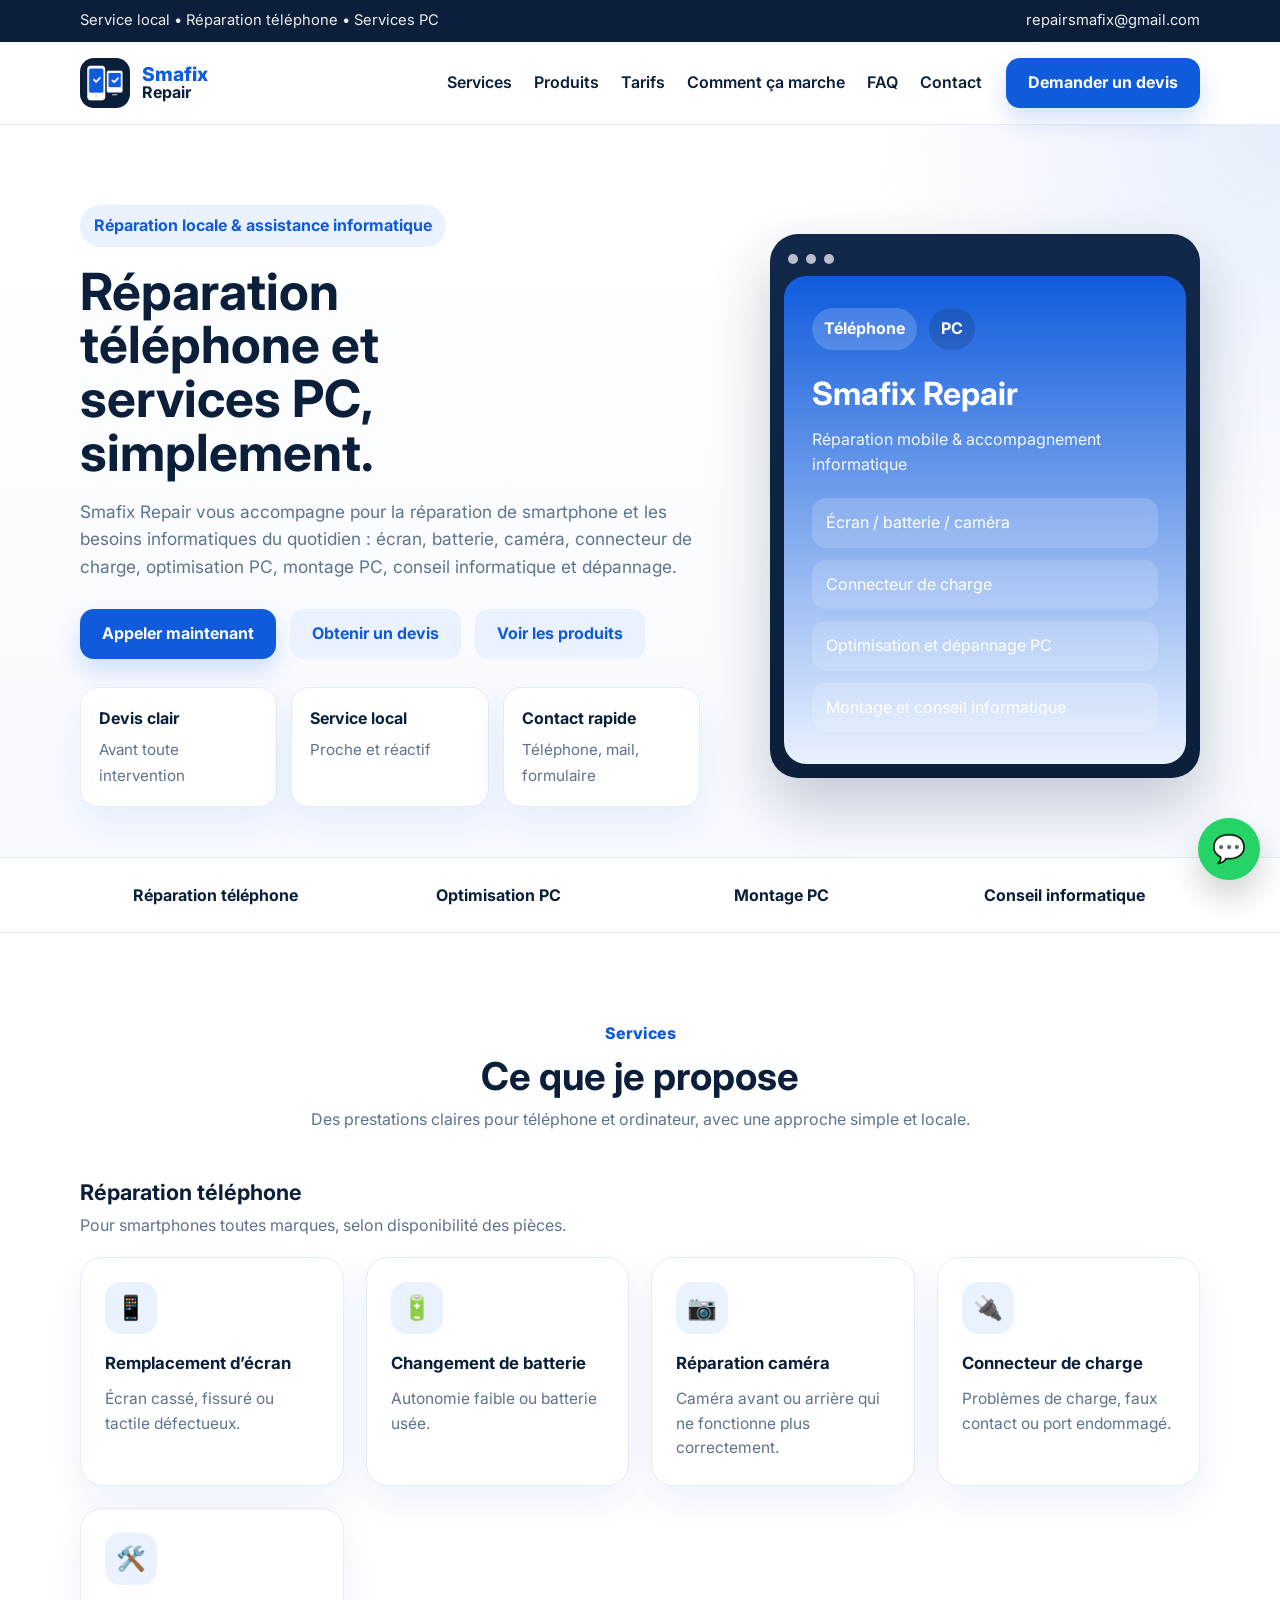
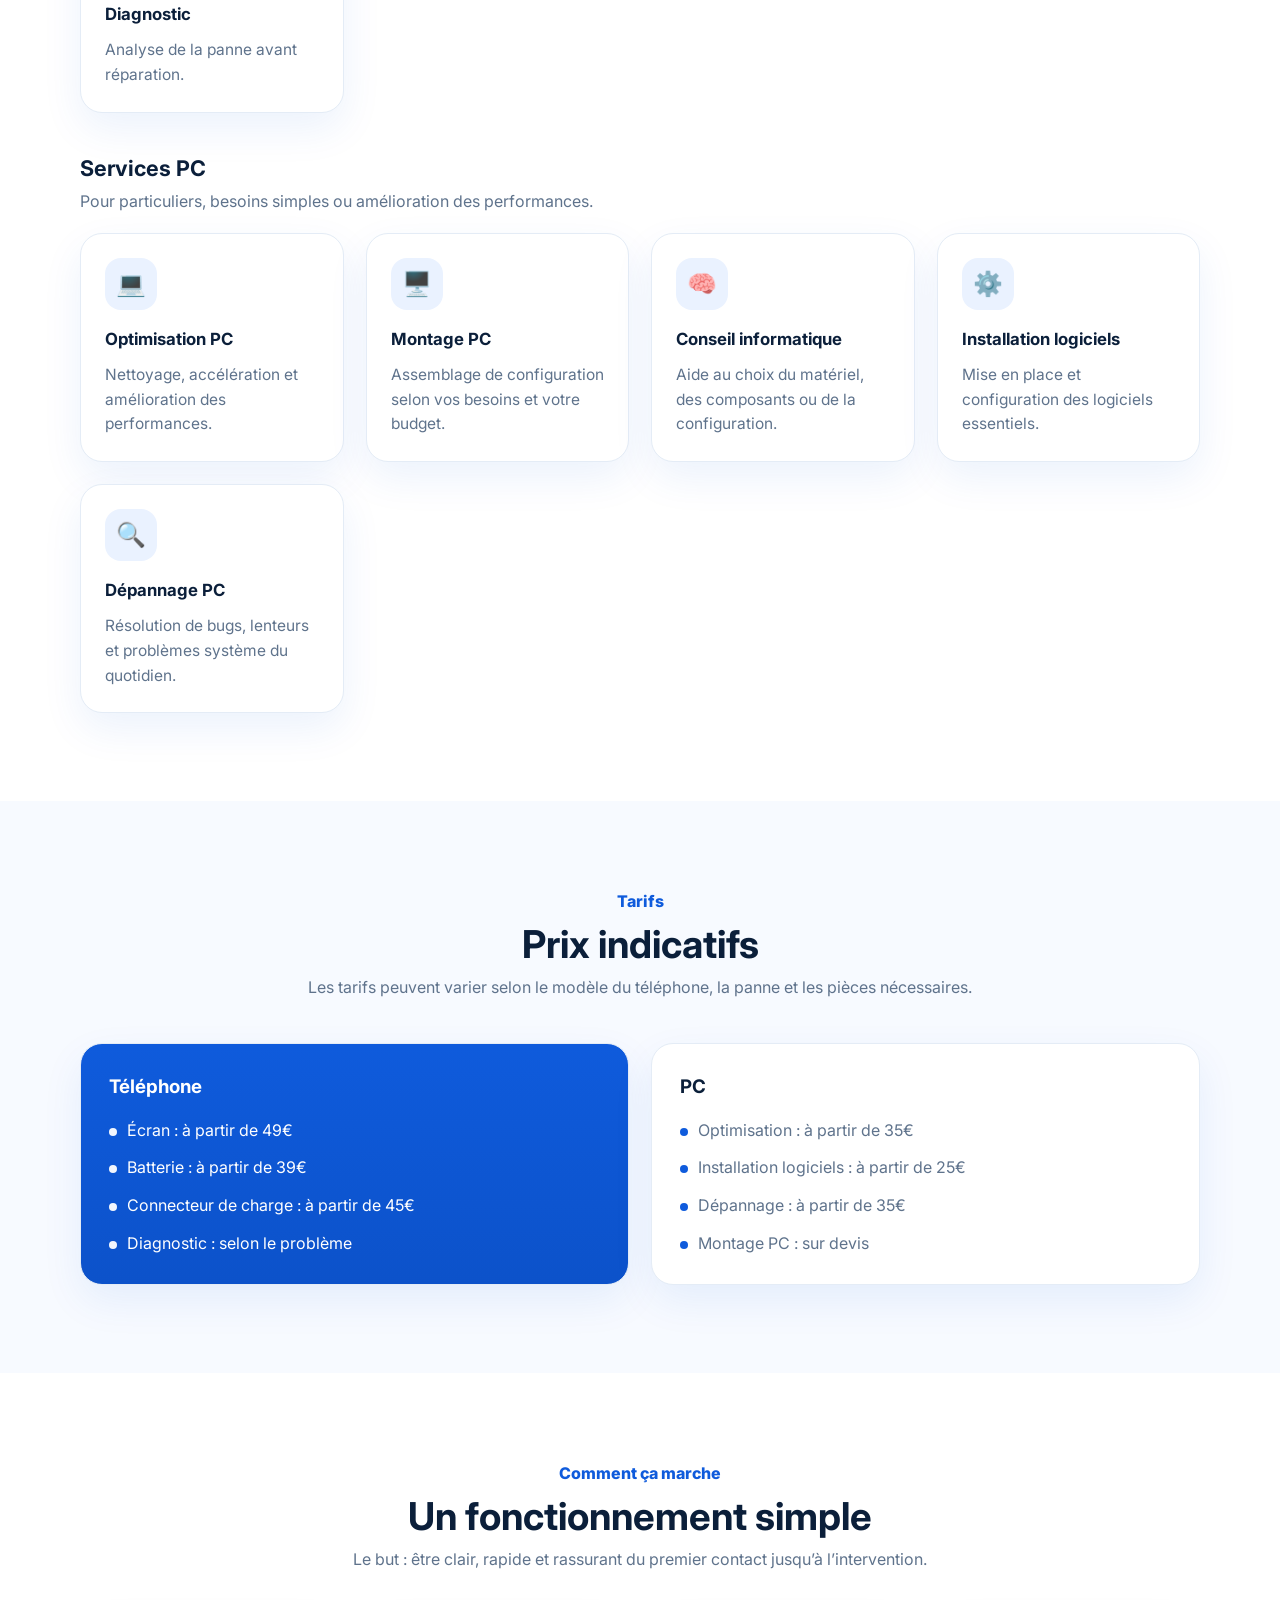
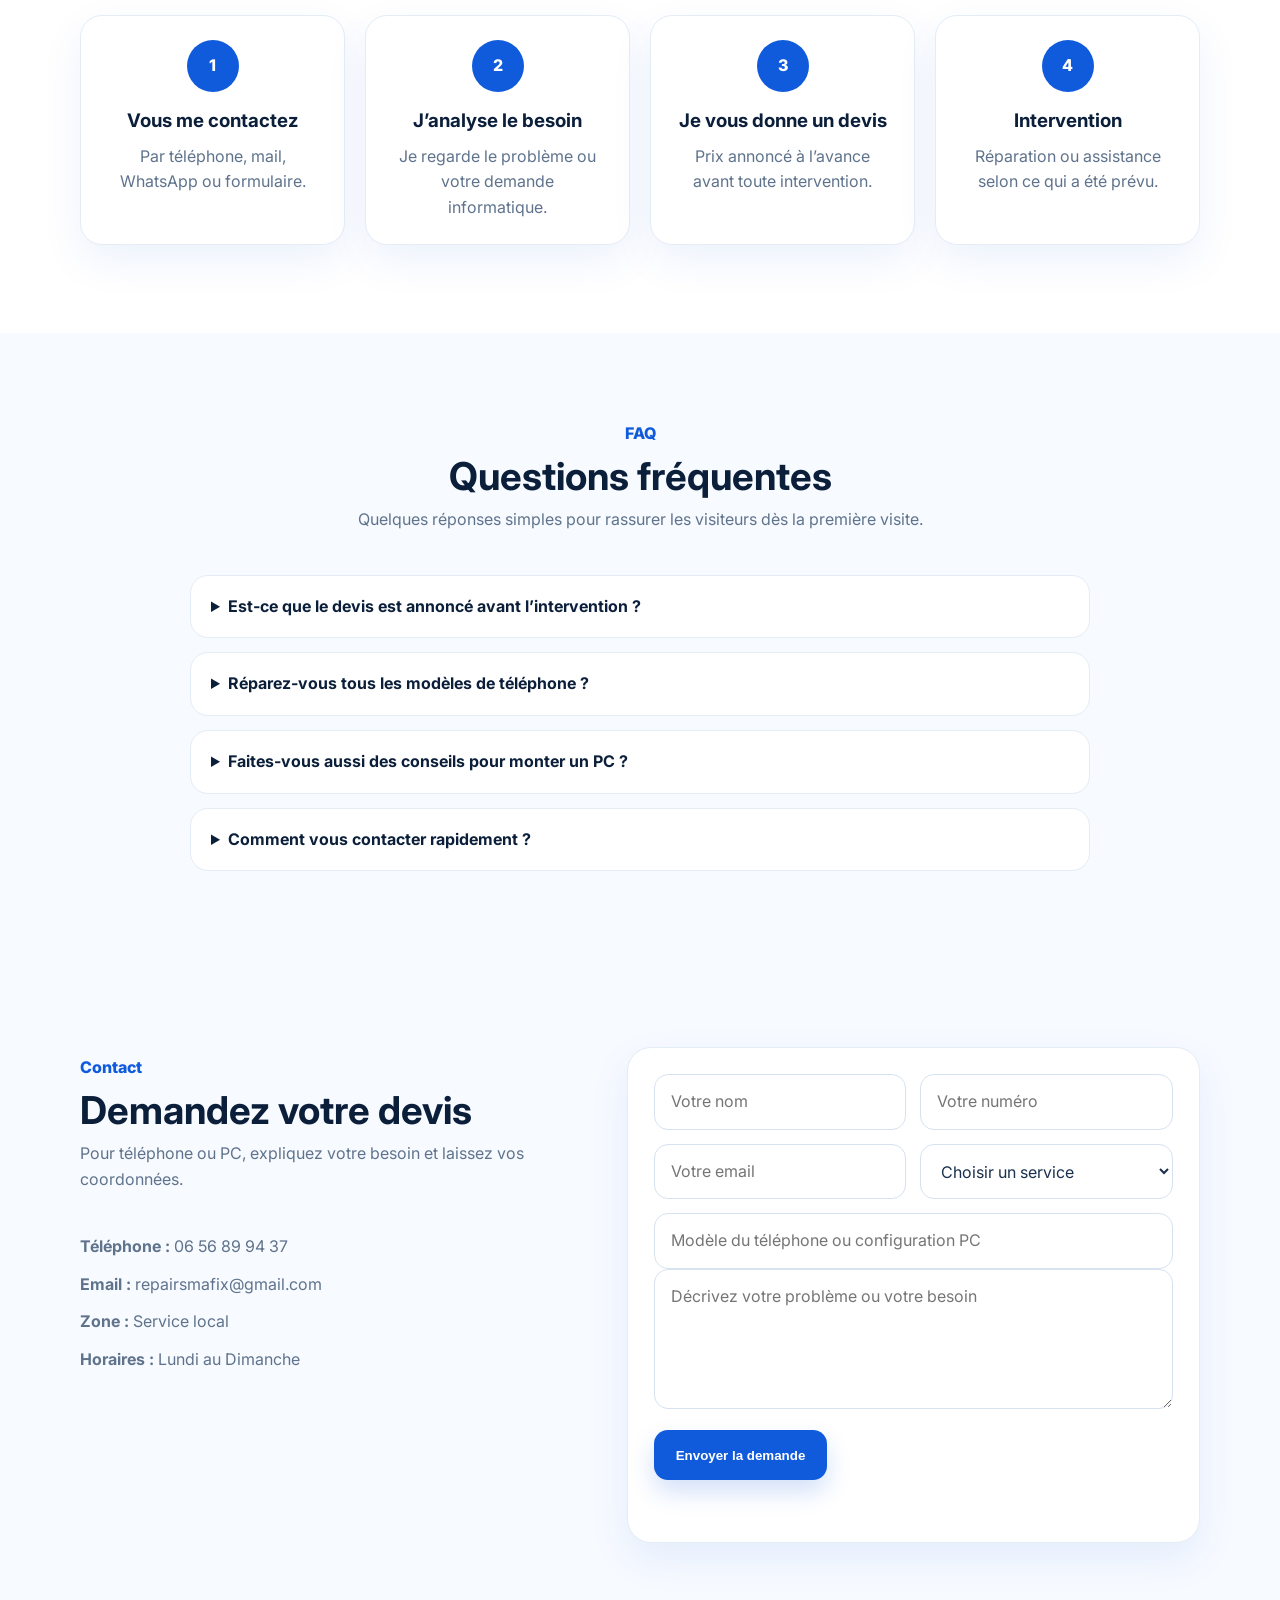
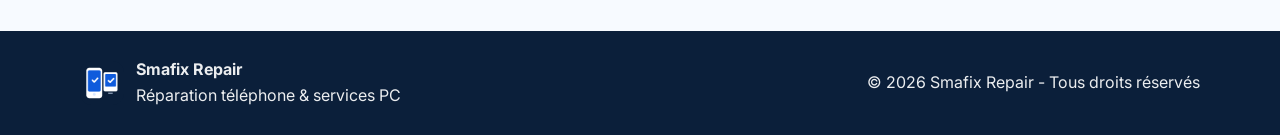
<file: index.html>
<!DOCTYPE html>
<html lang="fr">
<head>
  <meta charset="UTF-8" />
  <link rel="icon" href="/favicon.ico">
  <meta name="viewport" content="width=device-width, initial-scale=1.0" />
  <title>Smafix Repair - Réparation téléphone & services PC</title>
  <meta name="description" content="Smafix Repair propose la réparation de téléphones et des services PC : écran, batterie, caméra, connecteur de charge, optimisation, montage PC, conseil informatique et dépannage." />
  <meta name="theme-color" content="#0F5BDC" />
  <link rel="preconnect" href="https://fonts.googleapis.com">
  <link rel="preconnect" href="https://fonts.gstatic.com" crossorigin>
  <link href="https://fonts.googleapis.com/css2?family=Inter:wght@400;500;600;700;800&display=swap" rel="stylesheet">
  <link rel="stylesheet" href="style.css" />
</head>
<body>
  <div class="topbar">
    <div class="container topbar-content">
      <span>Service local • Réparation téléphone • Services PC</span>
      <a href="mailto:repairsmafix@gmail.com">repairsmafix@gmail.com</a>
    </div>
  </div>

  <header class="header">
    <div class="container nav">
      <a href="#accueil" class="brand" aria-label="Smafix Repair accueil">
        <img src="logo.png" alt="Logo Smafix Repair" class="logo-img" />
        <div class="logo-text">
          <span class="logo-main">Smafix</span>
          <span class="logo-sub">Repair</span>
        </div>
      </a>

      <button class="menu-toggle" id="menuToggle" aria-label="Ouvrir le menu">
        <span></span><span></span><span></span>
      </button>

      <nav class="nav-menu" id="navMenu">
        <ul class="nav-links">
          <li><a href="#services">Services</a></li>
          <li><a href="produits.html">Produits</a></li>
          <li><a href="#tarifs">Tarifs</a></li>
          <li><a href="#process">Comment ça marche</a></li>
          <li><a href="#faq">FAQ</a></li>
          <li><a href="#contact">Contact</a></li>
        </ul>
        <a href="#contact" class="btn btn-primary nav-cta">Demander un devis</a>
      </nav>
    </div>
  </header>

  <main>
    <section class="hero" id="accueil">
      <div class="container hero-grid">
        <div class="hero-text">
          <p class="eyebrow">Réparation locale & assistance informatique</p>
          <h1>Réparation téléphone et services PC, simplement.</h1>
          <p class="hero-description">
            Smafix Repair vous accompagne pour la réparation de smartphone
            et les besoins informatiques du quotidien : écran, batterie, caméra,
            connecteur de charge, optimisation PC, montage PC, conseil informatique et dépannage.
          </p>

          <div class="hero-buttons">
            <a href="tel:+33656899437" class="btn btn-primary">Appeler maintenant</a>
            <a href="#contact" class="btn btn-secondary">Obtenir un devis</a>
            <a href="produits.html" class="btn btn-secondary">Voir les produits</a>
          </div>

          <div class="hero-points">
            <div class="mini-card">
              <strong>Devis clair</strong>
              <span>Avant toute intervention</span>
            </div>
            <div class="mini-card">
              <strong>Service local</strong>
              <span>Proche et réactif</span>
            </div>
            <div class="mini-card">
              <strong>Contact rapide</strong>
              <span>Téléphone, mail, formulaire</span>
            </div>
          </div>
        </div>

        <div class="hero-visual">
          <div class="device-card">
            <div class="device-header">
              <span class="dot"></span>
              <span class="dot"></span>
              <span class="dot"></span>
            </div>
            <div class="device-screen">
              <div class="service-badge">Téléphone</div>
              <div class="service-badge service-badge-light">PC</div>
              <h2>Smafix Repair</h2>
              <p>Réparation mobile & accompagnement informatique</p>
              <ul>
                <li>Écran / batterie / caméra</li>
                <li>Connecteur de charge</li>
                <li>Optimisation et dépannage PC</li>
                <li>Montage et conseil informatique</li>
              </ul>
            </div>
          </div>
        </div>
      </div>
    </section>

    <section class="trust-strip">
      <div class="container trust-items">
        <div>Réparation téléphone</div>
        <div>Optimisation PC</div>
        <div>Montage PC</div>
        <div>Conseil informatique</div>
      </div>
    </section>

    <section class="section" id="services">
      <div class="container">
        <div class="section-heading">
          <p>Services</p>
          <h2>Ce que je propose</h2>
          <span>Des prestations claires pour téléphone et ordinateur, avec une approche simple et locale.</span>
        </div>

        <div class="services-group">
          <div class="group-title">
            <h3>Réparation téléphone</h3>
            <p>Pour smartphones toutes marques, selon disponibilité des pièces.</p>
          </div>
          <div class="cards-grid">
            <article class="service-card">
              <div class="icon">📱</div>
              <h4>Remplacement d’écran</h4>
              <p>Écran cassé, fissuré ou tactile défectueux.</p>
            </article>
            <article class="service-card">
              <div class="icon">🔋</div>
              <h4>Changement de batterie</h4>
              <p>Autonomie faible ou batterie usée.</p>
            </article>
            <article class="service-card">
              <div class="icon">📷</div>
              <h4>Réparation caméra</h4>
              <p>Caméra avant ou arrière qui ne fonctionne plus correctement.</p>
            </article>
            <article class="service-card">
              <div class="icon">🔌</div>
              <h4>Connecteur de charge</h4>
              <p>Problèmes de charge, faux contact ou port endommagé.</p>
            </article>
            <article class="service-card">
              <div class="icon">🛠️</div>
              <h4>Diagnostic</h4>
              <p>Analyse de la panne avant réparation.</p>
            </article>
          </div>
        </div>

        <div class="services-group">
          <div class="group-title">
            <h3>Services PC</h3>
            <p>Pour particuliers, besoins simples ou amélioration des performances.</p>
          </div>
          <div class="cards-grid">
            <article class="service-card">
              <div class="icon">💻</div>
              <h4>Optimisation PC</h4>
              <p>Nettoyage, accélération et amélioration des performances.</p>
            </article>
            <article class="service-card">
              <div class="icon">🖥️</div>
              <h4>Montage PC</h4>
              <p>Assemblage de configuration selon vos besoins et votre budget.</p>
            </article>
            <article class="service-card">
              <div class="icon">🧠</div>
              <h4>Conseil informatique</h4>
              <p>Aide au choix du matériel, des composants ou de la configuration.</p>
            </article>
            <article class="service-card">
              <div class="icon">⚙️</div>
              <h4>Installation logiciels</h4>
              <p>Mise en place et configuration des logiciels essentiels.</p>
            </article>
            <article class="service-card">
              <div class="icon">🔍</div>
              <h4>Dépannage PC</h4>
              <p>Résolution de bugs, lenteurs et problèmes système du quotidien.</p>
            </article>
          </div>
        </div>
      </div>
    </section>

    <section class="section section-alt" id="tarifs">
      <div class="container">
        <div class="section-heading">
          <p>Tarifs</p>
          <h2>Prix indicatifs</h2>
          <span>Les tarifs peuvent varier selon le modèle du téléphone, la panne et les pièces nécessaires.</span>
        </div>

        <div class="pricing-grid">
          <article class="price-card featured">
            <h3>Téléphone</h3>
            <ul>
              <li>Écran : à partir de 49€</li>
              <li>Batterie : à partir de 39€</li>
              <li>Connecteur de charge : à partir de 45€</li>
              <li>Diagnostic : selon le problème</li>
            </ul>
          </article>
          <article class="price-card">
            <h3>PC</h3>
            <ul>
              <li>Optimisation : à partir de 35€</li>
              <li>Installation logiciels : à partir de 25€</li>
              <li>Dépannage : à partir de 35€</li>
              <li>Montage PC : sur devis</li>
            </ul>
          </article>
        </div>
      </div>
    </section>

    <section class="section" id="process">
      <div class="container">
        <div class="section-heading">
          <p>Comment ça marche</p>
          <h2>Un fonctionnement simple</h2>
          <span>Le but : être clair, rapide et rassurant du premier contact jusqu’à l’intervention.</span>
        </div>

        <div class="steps-grid">
          <article class="step-card">
            <span class="step-number">1</span>
            <h3>Vous me contactez</h3>
            <p>Par téléphone, mail, WhatsApp ou formulaire.</p>
          </article>
          <article class="step-card">
            <span class="step-number">2</span>
            <h3>J’analyse le besoin</h3>
            <p>Je regarde le problème ou votre demande informatique.</p>
          </article>
          <article class="step-card">
            <span class="step-number">3</span>
            <h3>Je vous donne un devis</h3>
            <p>Prix annoncé à l’avance avant toute intervention.</p>
          </article>
          <article class="step-card">
            <span class="step-number">4</span>
            <h3>Intervention</h3>
            <p>Réparation ou assistance selon ce qui a été prévu.</p>
          </article>
        </div>
      </div>
    </section>

    <section class="section section-alt" id="faq">
      <div class="container">
        <div class="section-heading">
          <p>FAQ</p>
          <h2>Questions fréquentes</h2>
          <span>Quelques réponses simples pour rassurer les visiteurs dès la première visite.</span>
        </div>

        <div class="faq-list">
          <details>
            <summary>Est-ce que le devis est annoncé avant l’intervention ?</summary>
            <p>Oui, l’objectif est de donner une estimation claire avant toute réparation ou prestation.</p>
          </details>
          <details>
            <summary>Réparez-vous tous les modèles de téléphone ?</summary>
            <p>La réparation dépend du modèle et de la disponibilité des pièces. Le mieux est d’envoyer la référence exacte.</p>
          </details>
          <details>
            <summary>Faites-vous aussi des conseils pour monter un PC ?</summary>
            <p>Oui, le service inclut le conseil, l’assemblage et l’aide pour choisir les composants selon l’usage.</p>
          </details>
          <details>
            <summary>Comment vous contacter rapidement ?</summary>
            <p>Par téléphone, email, WhatsApp ou via le formulaire de contact.</p>
          </details>
        </div>
      </div>
    </section>

    <section class="section section-alt" id="contact">
      <div class="container contact-grid">
        <div class="contact-text-block">
          <div class="section-heading left">
            <p>Contact</p>
            <h2>Demandez votre devis</h2>
            <span>Pour téléphone ou PC, expliquez votre besoin et laissez vos coordonnées.</span>
          </div>

          <div class="contact-details">
            <a href="tel:+33656899437"><strong>Téléphone :</strong> 06 56 89 94 37</a>
            <a href="mailto:repairsmafix@gmail.com"><strong>Email :</strong> repairsmafix@gmail.com</a>
            <p><strong>Zone :</strong> Service local</p>
            <p><strong>Horaires :</strong> Lundi au Dimanche</p>
          </div>
        </div>

        <form class="contact-form" id="contactForm" action="https://formspree.io/f/xlgpogeg" method="POST">
          <div class="form-row">
            <input type="text" name="nom" placeholder="Votre nom" required />
            <input type="tel" name="telephone" placeholder="Votre numéro" required />
          </div>
          <div class="form-row">
            <input type="email" name="email" placeholder="Votre email" required />
            <select name="type_demande" required>
              <option value="">Choisir un service</option>
              <option>Réparation téléphone</option>
              <option>Optimisation PC</option>
              <option>Montage PC</option>
              <option>Conseil informatique</option>
              <option>Dépannage PC</option>
            </select>
          </div>
          <input type="text" name="modele" placeholder="Modèle du téléphone ou configuration PC" />
          <textarea name="message" placeholder="Décrivez votre problème ou votre besoin" required></textarea>

          <input type="hidden" name="_subject" value="Nouveau message depuis Smafix Repair" />
          <input type="hidden" name="_captcha" value="false" />

          <button type="submit" class="btn btn-primary">Envoyer la demande</button>
          <p id="formMessage" class="form-message"></p>
        </form>
      </div>
    </section>
  </main>

  <footer class="footer">
    <div class="container footer-grid">
      <div>
        <div class="footer-brand">
          <img src="logo.png" alt="Logo Smafix Repair" class="footer-logo" />
          <div>
            <strong>Smafix Repair</strong>
            <p>Réparation téléphone & services PC</p>
          </div>
        </div>
      </div>
      <div>
        <p>© 2026 Smafix Repair - Tous droits réservés</p>
      </div>
    </div>
  </footer>

  <a href="https://wa.me/33656899437" class="whatsapp-btn" target="_blank" aria-label="Contacter sur WhatsApp">💬</a>

  <script src="script.js"></script>
</body>
</html>
</file>
<file: style.css>
:root {
  --blue: #0F5BDC;
  --blue-dark: #0B1F3A;
  --blue-soft: #EAF2FF;
  --text: #19304E;
  --muted: #5F738C;
  --white: #FFFFFF;
  --line: #E4ECF6;
  --bg: #F7FAFF;
  --shadow: 0 16px 40px rgba(15, 91, 220, 0.08);
  --radius: 22px;
}

* { box-sizing: border-box; margin: 0; padding: 0; }
html { scroll-behavior: smooth; }
body { font-family: "Inter", Arial, sans-serif; color: var(--text); background: var(--white); line-height: 1.6; }
img { max-width: 100%; height: auto; display: block; }
a { color: inherit; text-decoration: none; }
.container { width: min(1120px, 92%); margin: 0 auto; }

.topbar { background: var(--blue-dark); color: rgba(255,255,255,0.92); font-size: 0.92rem; }
.topbar-content { min-height: 42px; display: flex; align-items: center; justify-content: space-between; gap: 12px; }

.header { position: sticky; top: 0; z-index: 1000; background: rgba(255,255,255,0.92); backdrop-filter: blur(10px); border-bottom: 1px solid var(--line); }
.nav { min-height: 82px; display: flex; align-items: center; justify-content: space-between; gap: 18px; }
.brand { display: flex; align-items: center; gap: 12px; }
.logo-img { width: 50px; height: 50px; border-radius: 14px; }
.logo-main { display: block; font-weight: 800; font-size: 1.2rem; color: var(--blue); line-height: 1; }
.logo-sub { display: block; font-weight: 700; color: var(--blue-dark); line-height: 1.1; }

.nav-menu { display: flex; align-items: center; gap: 24px; }
.nav-links { list-style: none; display: flex; align-items: center; gap: 22px; }
.nav-links a { font-weight: 600; color: var(--blue-dark); }
.nav-links a:hover { color: var(--blue); }

.menu-toggle { display: none; border: none; background: transparent; width: 46px; height: 46px; cursor: pointer; }
.menu-toggle span { display: block; width: 24px; height: 2px; background: var(--blue-dark); margin: 5px auto; border-radius: 5px; }

.btn { display: inline-flex; align-items: center; justify-content: center; min-height: 50px; padding: 0 22px; border-radius: 14px; font-weight: 700; border: none; cursor: pointer; transition: transform .2s ease, box-shadow .2s ease, background .2s ease; }
.btn:hover { transform: translateY(-1px); }
.btn-primary { background: var(--blue); color: var(--white); box-shadow: 0 12px 24px rgba(15, 91, 220, 0.18); }
.btn-primary:hover { background: #0C52CA; }
.btn-secondary { background: var(--blue-soft); color: var(--blue); }

.hero { padding: 80px 0 50px; background: radial-gradient(circle at top right, rgba(15, 91, 220, 0.10), transparent 28%), linear-gradient(180deg, #FFFFFF 0%, #F7FAFF 100%); }
.hero-grid { display: grid; grid-template-columns: 1.15fr 0.85fr; gap: 42px; align-items: center; }
.eyebrow { display: inline-block; padding: 8px 14px; border-radius: 999px; background: var(--blue-soft); color: var(--blue); font-weight: 700; margin-bottom: 18px; }
.hero h1 { font-size: clamp(2.4rem, 4vw, 4.2rem); line-height: 1.05; color: var(--blue-dark); margin-bottom: 18px; max-width: 12ch; }
.hero-description { font-size: 1.08rem; max-width: 620px; color: var(--muted); margin-bottom: 28px; }
.hero-buttons { display: flex; flex-wrap: wrap; gap: 14px; margin-bottom: 28px; }
.hero-points { display: grid; grid-template-columns: repeat(3, 1fr); gap: 14px; }
.mini-card { background: var(--white); border: 1px solid var(--line); box-shadow: var(--shadow); border-radius: 18px; padding: 18px; }
.mini-card strong { display: block; margin-bottom: 6px; color: var(--blue-dark); }
.mini-card span { color: var(--muted); font-size: 0.95rem; }

.device-card { background: linear-gradient(180deg, #11284A 0%, #0B1F3A 100%); border-radius: 28px; padding: 14px; box-shadow: 0 28px 60px rgba(11, 31, 58, 0.22); max-width: 430px; margin-left: auto; }
.device-header { display: flex; gap: 8px; padding: 6px 4px 12px; }
.dot { width: 10px; height: 10px; background: rgba(255,255,255,0.7); border-radius: 50%; }
.device-screen { border-radius: 22px; background: linear-gradient(180deg, #0F5BDC 0%, #EAF2FF 100%); min-height: 470px; padding: 32px 28px; color: var(--white); }
.service-badge { display: inline-block; font-weight: 700; background: rgba(255,255,255,0.18); padding: 8px 12px; border-radius: 999px; margin-right: 8px; margin-bottom: 18px; }
.service-badge-light { background: rgba(11,31,58,0.18); }
.device-screen h2 { font-size: 2rem; margin-bottom: 8px; }
.device-screen p { margin-bottom: 20px; color: rgba(255,255,255,0.92); }
.device-screen ul { list-style: none; display: grid; gap: 12px; }
.device-screen li { padding: 12px 14px; border-radius: 14px; background: rgba(255,255,255,0.16); backdrop-filter: blur(6px); }

.trust-strip { border-top: 1px solid var(--line); border-bottom: 1px solid var(--line); background: var(--white); }
.trust-items { min-height: 74px; display: grid; grid-template-columns: repeat(4, 1fr); gap: 12px; align-items: center; text-align: center; font-weight: 700; color: var(--blue-dark); }

.section { padding: 88px 0; }
.section-alt { background: var(--bg); }
.section-heading { text-align: center; max-width: 760px; margin: 0 auto 42px; }
.section-heading.left { text-align: left; margin-left: 0; }
.section-heading p { color: var(--blue); font-weight: 800; margin-bottom: 8px; }
.section-heading h2 { font-size: clamp(2rem, 3vw, 3rem); line-height: 1.1; color: var(--blue-dark); margin-bottom: 10px; }
.section-heading span { color: var(--muted); }

.services-group + .services-group { margin-top: 38px; }
.group-title { margin-bottom: 18px; }
.group-title h3 { color: var(--blue-dark); font-size: 1.35rem; margin-bottom: 4px; }
.group-title p { color: var(--muted); }

.cards-grid { display: grid; grid-template-columns: repeat(auto-fit, minmax(220px, 1fr)); gap: 22px; }
.service-card, .price-card, .step-card { background: var(--white); border: 1px solid var(--line); border-radius: var(--radius); box-shadow: var(--shadow); }
.service-card { padding: 24px; }
.icon { width: 52px; height: 52px; display: grid; place-items: center; background: var(--blue-soft); border-radius: 16px; font-size: 1.5rem; margin-bottom: 16px; }
.service-card h4 { color: var(--blue-dark); margin-bottom: 10px; font-size: 1.05rem; }
.service-card p { color: var(--muted); font-size: 0.97rem; }

.pricing-grid { display: grid; grid-template-columns: repeat(2, 1fr); gap: 22px; }
.price-card { padding: 28px; }
.price-card h3 { margin-bottom: 16px; color: var(--blue-dark); }
.price-card ul { list-style: none; display: grid; gap: 12px; }
.price-card li { color: var(--muted); padding-left: 18px; position: relative; }
.price-card li::before { content: ""; width: 8px; height: 8px; border-radius: 50%; background: var(--blue); position: absolute; left: 0; top: 10px; }
.featured { background: linear-gradient(180deg, #0F5BDC 0%, #0C52CA 100%); color: var(--white); }
.featured h3, .featured li { color: var(--white); }
.featured li::before { background: rgba(255,255,255,0.95); }

.steps-grid { display: grid; grid-template-columns: repeat(4, 1fr); gap: 20px; }
.step-card { padding: 24px; text-align: center; }
.step-number { width: 52px; height: 52px; display: inline-grid; place-items: center; border-radius: 50%; background: var(--blue); color: var(--white); font-weight: 800; margin-bottom: 14px; }
.step-card h3 { margin-bottom: 8px; color: var(--blue-dark); }
.step-card p { color: var(--muted); }

.faq-list { display: grid; gap: 14px; max-width: 900px; margin: 0 auto; }
.faq-list details { background: var(--white); border: 1px solid var(--line); border-radius: 18px; padding: 18px 20px; }
.faq-list summary { cursor: pointer; font-weight: 700; color: var(--blue-dark); }
.faq-list p { color: var(--muted); margin-top: 12px; }

.contact-grid { display: grid; grid-template-columns: 0.95fr 1.05fr; gap: 28px; align-items: start; }
.contact-text-block { padding-top: 8px; }
.contact-details { display: grid; gap: 12px; }
.contact-details a, .contact-details p { color: var(--muted); font-size: 1rem; }

.contact-form { background: var(--white); border: 1px solid var(--line); border-radius: 24px; box-shadow: var(--shadow); padding: 26px; }
.form-row { display: grid; grid-template-columns: repeat(2, 1fr); gap: 14px; margin-bottom: 14px; }
.contact-form input, .contact-form select, .contact-form textarea { width: 100%; border: 1px solid #D6E2F0; border-radius: 14px; padding: 14px 16px; font: inherit; color: var(--text); background: #fff; outline: none; }
.contact-form input:focus, .contact-form select:focus, .contact-form textarea:focus { border-color: var(--blue); box-shadow: 0 0 0 4px rgba(15, 91, 220, 0.08); }
.contact-form textarea { min-height: 140px; resize: vertical; margin-bottom: 14px; }
.form-message { min-height: 24px; margin-top: 12px; color: var(--blue); font-weight: 600; }

.footer { background: var(--blue-dark); color: rgba(255,255,255,0.92); padding: 26px 0; }
.footer-grid { display: flex; align-items: center; justify-content: space-between; gap: 18px; }
.footer-brand { display: flex; align-items: center; gap: 12px; }
.footer-logo { width: 44px; height: 44px; border-radius: 12px; }

.whatsapp-btn { position: fixed; right: 20px; bottom: 20px; width: 62px; height: 62px; border-radius: 50%; display: grid; place-items: center; background: #25D366; color: white; font-size: 1.7rem; box-shadow: 0 16px 32px rgba(0,0,0,0.18); z-index: 999; }

.reveal { opacity: 0; transform: translateY(24px); transition: opacity .65s ease, transform .65s ease; }
.reveal.visible { opacity: 1; transform: translateY(0); }
.delay-1 { transition-delay: .12s; }
.delay-2 { transition-delay: .24s; }

/* Produits */
.products-hero-apple {
  padding: 96px 0 64px;
  background:
    radial-gradient(circle at top left, rgba(15, 91, 220, 0.14), transparent 24%),
    radial-gradient(circle at bottom right, rgba(15, 91, 220, 0.08), transparent 28%),
    linear-gradient(180deg, #ffffff 0%, #f5f9ff 100%);
}
.products-hero-apple-grid {
  display: grid;
  grid-template-columns: 1.05fr 0.95fr;
  gap: 44px;
  align-items: center;
}
.products-hero-apple-copy h1 {
  font-size: clamp(2.8rem, 5vw, 4.8rem);
  line-height: 0.98;
  color: var(--blue-dark);
  margin-bottom: 18px;
  max-width: 11ch;
}
.products-hero-apple-text {
  color: var(--muted);
  font-size: 1.08rem;
  max-width: 620px;
  margin-bottom: 28px;
}
.products-hero-apple-visual { min-height: 460px; position: relative; }
.hero-glass-card-large {
  position: absolute;
  inset: 30px;
  border-radius: 34px;
  background: linear-gradient(180deg, rgba(255,255,255,0.88), rgba(234,242,255,0.84));
  border: 1px solid rgba(255,255,255,0.56);
  box-shadow: 0 30px 70px rgba(15, 91, 220, 0.16);
  backdrop-filter: blur(14px);
  padding: 32px;
  display: flex;
  flex-direction: column;
  justify-content: space-between;
}
.hero-floating-badge {
  display: inline-flex;
  width: fit-content;
  padding: 8px 14px;
  border-radius: 999px;
  background: var(--blue);
  color: #fff;
  font-weight: 700;
  font-size: 0.9rem;
}
.hero-device-stack { position: relative; height: 230px; }
.hero-phone {
  position: absolute;
  width: 140px;
  height: 230px;
  border-radius: 30px;
  background: linear-gradient(180deg, #ffffff 0%, #dce9ff 100%);
  box-shadow: 0 26px 44px rgba(0, 0, 0, 0.16);
  left: 50%;
  top: 50%;
}
.hero-phone::before {
  content: "";
  position: absolute;
  inset: 16px;
  border-radius: 24px;
  background: linear-gradient(180deg, #0F5BDC 0%, #0B1F3A 100%);
}
.hero-phone::after {
  content: "";
  position: absolute;
  width: 56px;
  height: 6px;
  border-radius: 999px;
  background: rgba(255,255,255,0.9);
  top: 10px;
  left: 50%;
  transform: translateX(-50%);
}
.hero-phone-back { transform: translate(-70%, -50%) rotate(-10deg); opacity: 0.9; }
.hero-phone-front { transform: translate(-30%, -50%) rotate(8deg); }
.hero-card-content h3 { color: var(--blue-dark); font-size: 2rem; margin-bottom: 10px; }
.hero-card-content p { color: var(--muted); }

.products-stats-section { padding: 24px 0 60px; }
.stats-grid { display: grid; grid-template-columns: repeat(3, 1fr); gap: 18px; }
.stat-card {
  background: rgba(255,255,255,0.88);
  border: 1px solid var(--line);
  border-radius: 24px;
  box-shadow: var(--shadow);
  padding: 24px;
  text-align: center;
}
.stat-card strong { display: block; font-size: 2rem; color: var(--blue-dark); margin-bottom: 6px; }
.stat-card span { color: var(--muted); }

.shop-section { padding: 84px 0; }
.chip-toolbar { display: flex; flex-wrap: wrap; gap: 14px; justify-content: center; margin-bottom: 28px; }
.chip-toolbar-double { justify-content: space-between; }
.chip-group { display: flex; flex-wrap: wrap; gap: 10px; }
.filter-chip {
  border: none;
  background: var(--blue-soft);
  color: var(--blue);
  padding: 12px 18px;
  border-radius: 999px;
  font-weight: 700;
  cursor: pointer;
  transition: all .2s ease;
}
.filter-chip:hover, .filter-chip.active { background: var(--blue); color: #fff; }

.apple-products-grid {
  display: grid;
  grid-template-columns: repeat(3, 1fr);
  gap: 24px;
}
.apple-product-card {
  position: relative;
  background: rgba(255,255,255,0.88);
  border: 1px solid var(--line);
  border-radius: 30px;
  overflow: hidden;
  box-shadow: 0 22px 50px rgba(15, 91, 220, 0.08);
  transition: transform .3s ease, box-shadow .3s ease;
  cursor: pointer;
}
.apple-product-card:hover {
  transform: translateY(-8px);
  box-shadow: 0 34px 70px rgba(15, 91, 220, 0.16);
}
.best-choice-badge {
  position: absolute;
  top: 18px;
  left: 18px;
  z-index: 2;
  display: inline-flex;
  padding: 8px 14px;
  border-radius: 999px;
  background: var(--blue);
  color: #fff;
  font-size: 0.82rem;
  font-weight: 700;
}
.apple-product-image-wrap {
  height: 250px;
  padding: 28px;
  display: flex;
  align-items: center;
  justify-content: center;
  background:
    radial-gradient(circle at center, rgba(15, 91, 220, 0.1), transparent 56%),
    linear-gradient(180deg, #f8fbff 0%, #eef5ff 100%);
}
.apple-product-image {
  max-width: 100%;
  max-height: 100%;
  object-fit: contain;
}
.apple-product-info { padding: 24px; }
.apple-product-top {
  display: flex;
  justify-content: space-between;
  gap: 12px;
  margin-bottom: 10px;
}
.apple-product-category,
.apple-product-status {
  display: inline-flex;
  padding: 7px 12px;
  border-radius: 999px;
  font-size: 0.82rem;
  font-weight: 700;
}
.apple-product-category {
  background: var(--blue-soft);
  color: var(--blue);
  text-transform: capitalize;
}
.apple-product-status {
  background: rgba(11,31,58,0.08);
  color: var(--blue-dark);
}
.apple-product-info h3 {
  color: var(--blue-dark);
  font-size: 1.2rem;
  margin-bottom: 10px;
}
.apple-product-info p {
  color: var(--muted);
  margin-bottom: 16px;
}
.apple-product-meta {
  display: flex;
  justify-content: space-between;
  gap: 12px;
  color: var(--muted);
  font-size: 0.92rem;
  margin-bottom: 18px;
}
.apple-product-bottom {
  display: flex;
  justify-content: space-between;
  align-items: center;
  gap: 14px;
}
.apple-product-bottom strong {
  color: var(--blue-dark);
  font-size: 1.28rem;
}
.apple-detail-btn {
  border: none;
  background: var(--blue-soft);
  color: var(--blue);
  padding: 11px 16px;
  border-radius: 14px;
  font-weight: 700;
  cursor: pointer;
}
.grade-pill {
  display: inline-flex;
  padding: 7px 12px;
  border-radius: 999px;
  font-size: 0.84rem;
  font-weight: 700;
}
.grade-pill-a { background: rgba(15, 91, 220, 0.12); color: #0F5BDC; }
.grade-pill-b { background: rgba(40, 167, 69, 0.12); color: #1f8a3a; }
.grade-pill-c { background: rgba(255, 140, 0, 0.14); color: #d97706; }
.filter-chip.grade-a.active { background: #0F5BDC; color: #fff; }
.filter-chip.grade-b.active { background: #22a65b; color: #fff; }
.filter-chip.grade-c.active { background: #f59e0b; color: #fff; }
.product-grade-row { margin-bottom: 16px; }
.subsection-head { margin-bottom: 18px; }
.subsection-head h3 { color: var(--blue-dark); font-size: 1.5rem; }

.empty-products {
  background: var(--white);
  border: 1px solid var(--line);
  border-radius: 24px;
  box-shadow: var(--shadow);
  padding: 28px;
  text-align: center;
  color: var(--muted);
}

.trade-simple-grid {
  display: grid;
  grid-template-columns: 1fr 1fr 1.15fr;
  gap: 22px;
}
.trade-simple-card, .trade-simple-highlight {
  border-radius: 28px;
  padding: 28px;
}
.trade-simple-card {
  background: #fff;
  border: 1px solid var(--line);
  box-shadow: var(--shadow);
}
.trade-simple-card h3 {
  color: var(--blue-dark);
  margin-bottom: 16px;
}
.trade-simple-card ul {
  list-style: none;
  display: grid;
  gap: 12px;
}
.trade-simple-card li {
  color: var(--muted);
  padding-left: 18px;
  position: relative;
}
.trade-simple-card li::before {
  content: "";
  width: 8px;
  height: 8px;
  border-radius: 50%;
  background: var(--blue);
  position: absolute;
  left: 0;
  top: 10px;
}
.trade-simple-highlight {
  background: linear-gradient(180deg, #11284A 0%, #0B1F3A 100%);
  color: #fff;
  box-shadow: 0 28px 60px rgba(11, 31, 58, 0.22);
  display: flex;
  flex-direction: column;
  justify-content: center;
}
.trade-highlight-badge {
  display: inline-flex;
  width: fit-content;
  padding: 8px 13px;
  border-radius: 999px;
  background: rgba(255,255,255,0.14);
  color: #fff;
  font-size: 0.86rem;
  font-weight: 700;
  margin-bottom: 14px;
}
.trade-simple-highlight h3 {
  font-size: 2rem;
  line-height: 1.08;
  margin-bottom: 14px;
}
.trade-simple-highlight p {
  color: rgba(255,255,255,0.9);
  margin-bottom: 20px;
}

.product-modal { position: fixed; inset: 0; display: none; z-index: 3000; }
.product-modal.open { display: block; }
.product-modal-overlay {
  position: absolute;
  inset: 0;
  background: rgba(11, 31, 58, 0.5);
  backdrop-filter: blur(8px);
}
.product-modal-card {
  position: relative;
  width: min(1080px, calc(100% - 32px));
  margin: 40px auto;
  background: rgba(255,255,255,0.96);
  border-radius: 30px;
  box-shadow: 0 40px 80px rgba(11, 31, 58, 0.22);
  padding: 28px;
  z-index: 1;
  max-height: calc(100vh - 80px);
  overflow: auto;
}
.product-modal-close {
  position: absolute;
  top: 18px;
  right: 18px;
  width: 42px;
  height: 42px;
  border: none;
  border-radius: 50%;
  background: var(--blue-soft);
  color: var(--blue);
  font-size: 1.4rem;
  cursor: pointer;
}
.product-modal-grid {
  display: grid;
  grid-template-columns: 1fr 1fr;
  gap: 28px;
  align-items: start;
}
.product-modal-gallery { display: grid; gap: 14px; }
.modal-main-image {
  width: 100%;
  height: 420px;
  object-fit: contain;
  background: linear-gradient(180deg, #f8fbff 0%, #eef5ff 100%);
  border-radius: 24px;
  padding: 20px;
}
.modal-thumbs { display: flex; gap: 10px; flex-wrap: wrap; }
.modal-thumb {
  width: 78px;
  height: 78px;
  border: 2px solid transparent;
  border-radius: 18px;
  overflow: hidden;
  background: #fff;
  cursor: pointer;
  padding: 0;
}
.modal-thumb.active { border-color: var(--blue); }
.modal-thumb img { width: 100%; height: 100%; object-fit: cover; }

.modal-top-row {
  display: flex;
  justify-content: space-between;
  gap: 12px;
  margin-bottom: 14px;
}
.modal-badge, .modal-status {
  display: inline-flex;
  padding: 8px 14px;
  border-radius: 999px;
  font-size: 0.85rem;
  font-weight: 700;
}
.modal-badge { background: var(--blue-soft); color: var(--blue); }
.modal-status { background: rgba(11,31,58,0.08); color: var(--blue-dark); }

.product-modal-content h3 {
  font-size: 2rem;
  color: var(--blue-dark);
  margin-bottom: 12px;
}
.modal-description { color: var(--muted); margin-bottom: 16px; }
.modal-meta {
  display: flex;
  gap: 16px;
  flex-wrap: wrap;
  color: var(--muted);
  margin-bottom: 18px;
  text-transform: capitalize;
}
.modal-details {
  list-style: none;
  display: grid;
  gap: 10px;
  margin-bottom: 22px;
}
.modal-details li {
  color: var(--muted);
  padding-left: 18px;
  position: relative;
}
.modal-details li::before {
  content: "";
  width: 8px;
  height: 8px;
  border-radius: 50%;
  background: var(--blue);
  position: absolute;
  left: 0;
  top: 10px;
}
.modal-price-row {
  display: flex;
  justify-content: space-between;
  align-items: center;
  gap: 14px;
}
.modal-price-row strong {
  color: var(--blue-dark);
  font-size: 2rem;
}
.modal-open { overflow: hidden; }

@media (max-width: 991px) {
  .menu-toggle { display: block; }
  .nav { flex-wrap: wrap; min-height: 76px; padding: 12px 0; }
  .nav-menu { width: 100%; display: none; flex-direction: column; align-items: stretch; padding: 10px 0 4px; gap: 14px; }
  .nav-menu.open { display: flex; }
  .nav-links { flex-direction: column; align-items: flex-start; gap: 14px; }
  .nav-cta { width: 100%; }
  .hero-grid, .contact-grid, .pricing-grid, .steps-grid, .products-hero-apple-grid, .stats-grid, .apple-products-grid, .trade-simple-grid, .product-modal-grid {
    grid-template-columns: 1fr;
  }
  .hero-points, .trust-items { grid-template-columns: repeat(2, 1fr); }
  .chip-toolbar-double { flex-direction: column; align-items: center; }
}

@media (max-width: 700px) {
  .topbar-content { flex-direction: column; justify-content: center; padding: 8px 0; text-align: center; }
  .hero { padding-top: 54px; }
  .hero h1, .products-hero-apple-copy h1 { max-width: none; }
  .hero-buttons .btn { width: 100%; }
  .hero-points, .trust-items, .form-row { grid-template-columns: 1fr; }
  .device-screen { min-height: auto; padding: 26px 20px; }
  .section, .shop-section { padding: 72px 0; }
  .contact-form, .product-modal-card { padding: 20px; }
  .footer-grid { flex-direction: column; text-align: center; }
  .footer-brand { justify-content: center; }
  .modal-main-image { height: 300px; }
  .modal-price-row, .apple-product-bottom { flex-direction: column; align-items: flex-start; }
}
</file>
